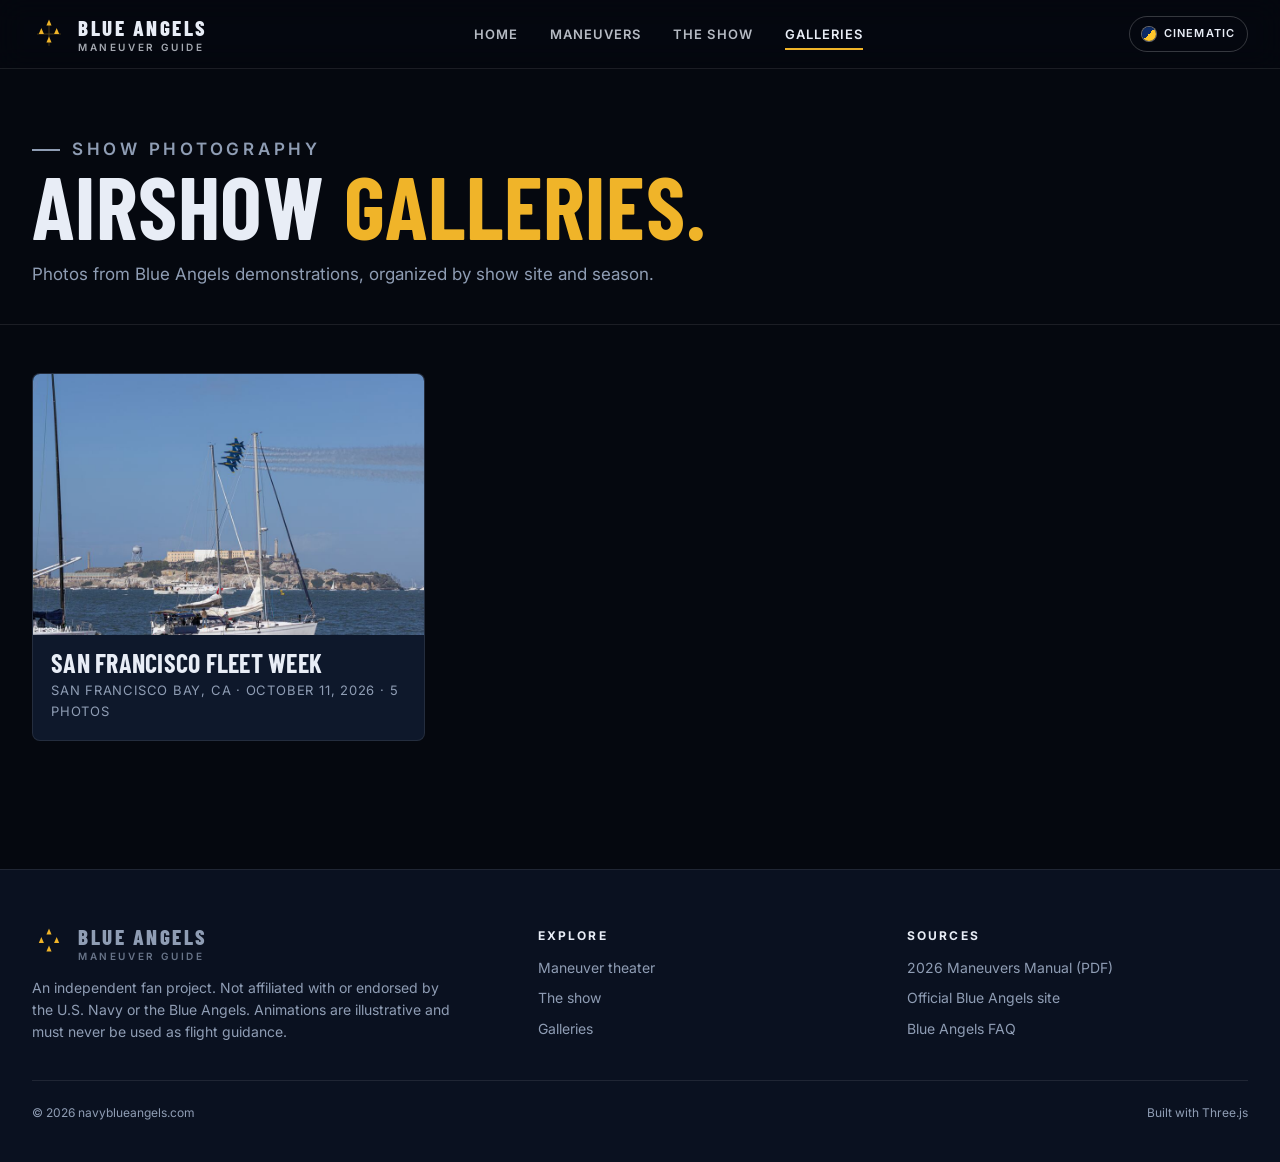
<file: gallery.html>
<!doctype html>
<html lang="en" data-theme="cinematic">
<head>
  <meta charset="utf-8">
  <meta name="viewport" content="width=device-width, initial-scale=1">
  <meta name="theme-color" content="#05080f">
  <title>Galleries | Blue Angels Maneuver Guide</title>
  <meta name="description" content="Photo galleries from Blue Angels air shows, organized by show site and season.">
  <script>try{var t=localStorage.getItem('ba-theme');if(t)document.documentElement.dataset.theme=t}catch(e){}</script>
  <link rel="preconnect" href="https://fonts.googleapis.com">
  <link rel="preconnect" href="https://fonts.gstatic.com" crossorigin>
  <link href="https://fonts.googleapis.com/css2?family=Barlow+Condensed:wght@500;600;700;800&family=Inter:wght@400;500;600;700&display=swap" rel="stylesheet">
  <link rel="stylesheet" href="assets/css/site.css">
  <link rel="icon" href="assets/img/favicon.svg" type="image/svg+xml">
  <script type="module" src="assets/js/ui/site.js"></script>
  <script type="module" src="assets/js/ui/gallery.js"></script>
</head>
<body>
  <a class="skip-link" href="#main">Skip to content</a>
  <header class="site-header">
    <div class="wrap">
      <a class="brand" href="index.html" aria-label="Blue Angels Maneuver Guide home">
        <svg viewBox="0 0 40 40" aria-hidden="true"><g fill="currentColor"><path d="M20 3l3 7h-6z"/><path d="M11 13l3 7H8z"/><path d="M29 13l3 7h-6z"/><path d="M20 23l3 7h-6z"/></g><path d="M20 6v28M6 20h28" stroke="currentColor" stroke-width="1" opacity=".35"/></svg>
        <span class="brand-name"><strong>BLUE ANGELS</strong><span>Maneuver Guide</span></span>
      </a>
      <nav class="nav" id="site-nav" aria-label="Main">
        <a href="index.html">Home</a>
        <a href="maneuvers.html">Maneuvers</a>
        <a href="show.html">The Show</a>
        <a href="gallery.html" aria-current="page">Galleries</a>
      </nav>
      <div class="header-tools">
        <button class="theme-toggle" type="button" data-theme-toggle><span class="theme-swatch" aria-hidden="true"></span><span class="theme-label">Cinematic</span></button>
        <button class="menu-btn" type="button" data-menu aria-controls="site-nav" aria-expanded="false" aria-label="Menu"><svg viewBox="0 0 24 24" fill="none" stroke="currentColor" stroke-width="2"><path d="M4 7h16M4 12h16M4 17h16"/></svg></button>
      </div>
    </div>
  </header>

  <main id="main">
    <div class="page-head">
      <div class="wrap">
        <nav class="crumbs" id="crumbs" aria-label="Breadcrumb" hidden><a href="gallery.html">Galleries</a><span aria-hidden="true">/</span><span id="crumbHere"></span></nav>
        <p class="eyebrow" id="galEyebrow">Show photography</p>
        <h1 class="display" id="galTitle">Airshow <em>galleries.</em></h1>
        <p id="galLede">Photos from Blue Angels demonstrations, organized by show site and season.</p>
      </div>
    </div>
    <section class="section" style="padding-top:48px">
      <div class="wrap" id="galBody" aria-live="polite"></div>
    </section>
  </main>

  <div class="lightbox" id="lightbox" role="dialog" aria-modal="true" aria-label="Photo viewer">
    <button class="lb-close" type="button" aria-label="Close">×</button>
    <button class="lb-prev" type="button" aria-label="Previous photo">‹</button>
    <button class="lb-next" type="button" aria-label="Next photo">›</button>
    <figure><img id="lbImg" alt=""><figcaption id="lbCap"></figcaption></figure>
  </div>

  <footer class="site-footer">
    <div class="wrap">
      <div class="footer-grid">
        <div>
          <a class="brand" href="index.html"><svg viewBox="0 0 40 40" aria-hidden="true"><g fill="currentColor"><path d="M20 3l3 7h-6z"/><path d="M11 13l3 7H8z"/><path d="M29 13l3 7h-6z"/><path d="M20 23l3 7h-6z"/></g></svg><span class="brand-name"><strong>BLUE ANGELS</strong><span>Maneuver Guide</span></span></a>
          <p style="margin:16px 0 0;max-width:420px">An independent fan project. Not affiliated with or endorsed by the U.S. Navy or the Blue Angels. Animations are illustrative and must never be used as flight guidance.</p>
        </div>
        <div><h4>Explore</h4><ul><li><a href="maneuvers.html">Maneuver theater</a></li><li><a href="show.html">The show</a></li><li><a href="gallery.html">Galleries</a></li></ul></div>
        <div><h4>Sources</h4><ul><li><a href="maneuvers-manual.pdf" target="_blank" rel="noopener">2026 Maneuvers Manual (PDF)</a></li><li><a href="https://www.blueangels.navy.mil/" target="_blank" rel="noopener">Official Blue Angels site</a></li><li><a href="https://www.blueangels.navy.mil/faq/" target="_blank" rel="noopener">Blue Angels FAQ</a></li></ul></div>
      </div>
      <div class="footer-fine"><span>© <span data-year>2026</span> navyblueangels.com</span><span>Built with Three.js</span></div>
    </div>
  </footer>
</body>
</html>
</file>
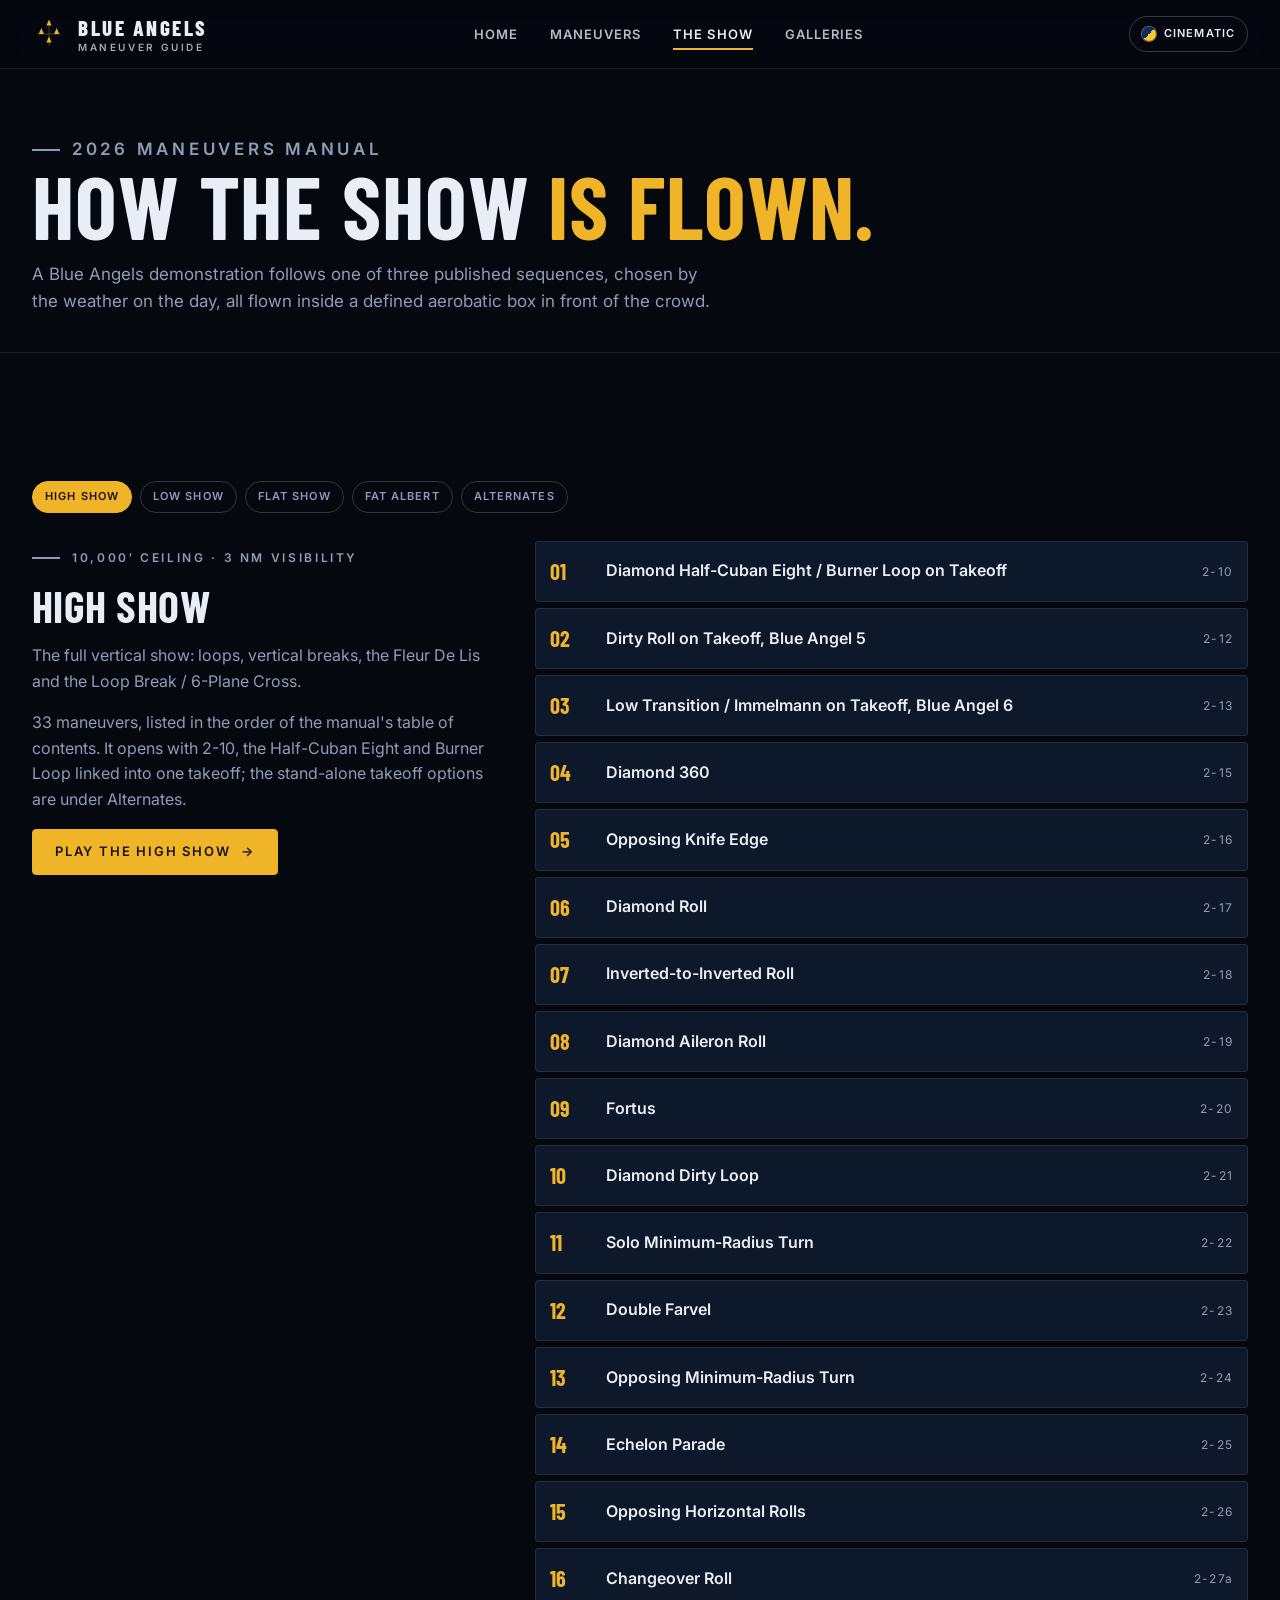
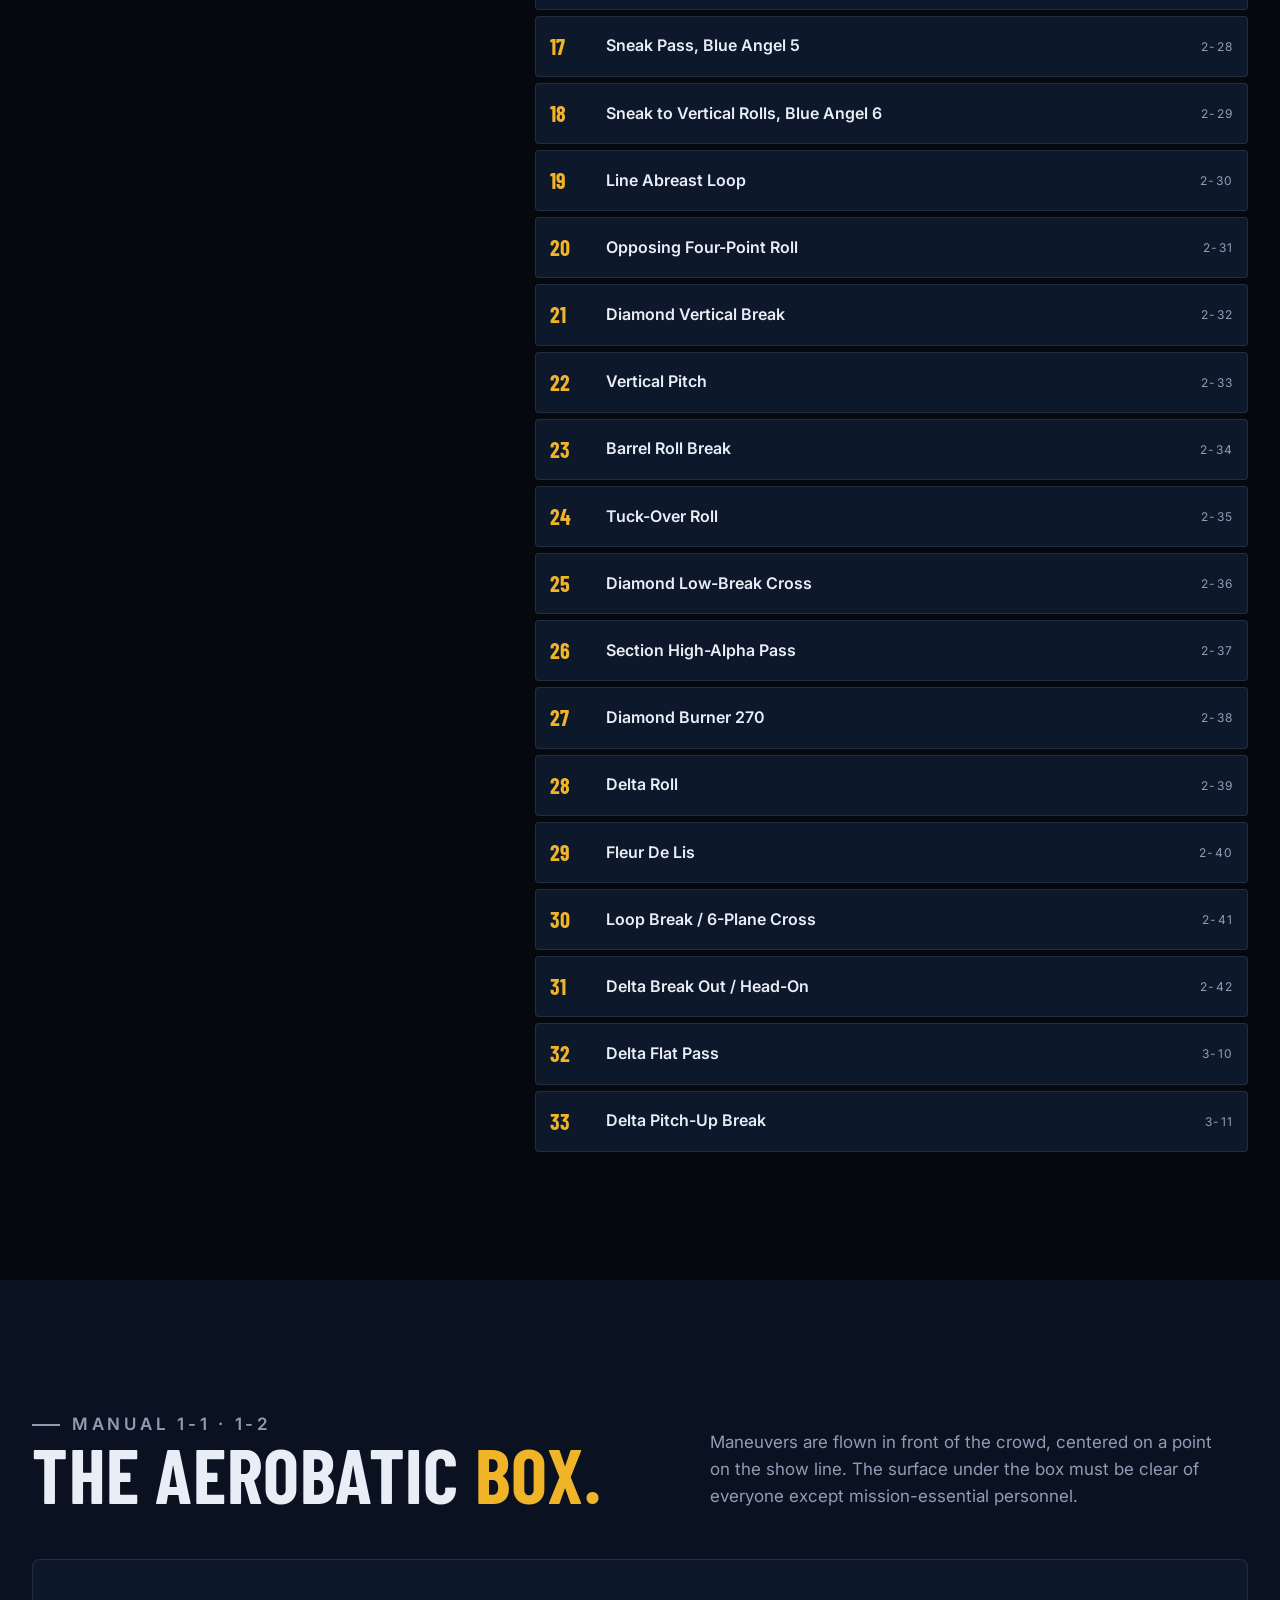
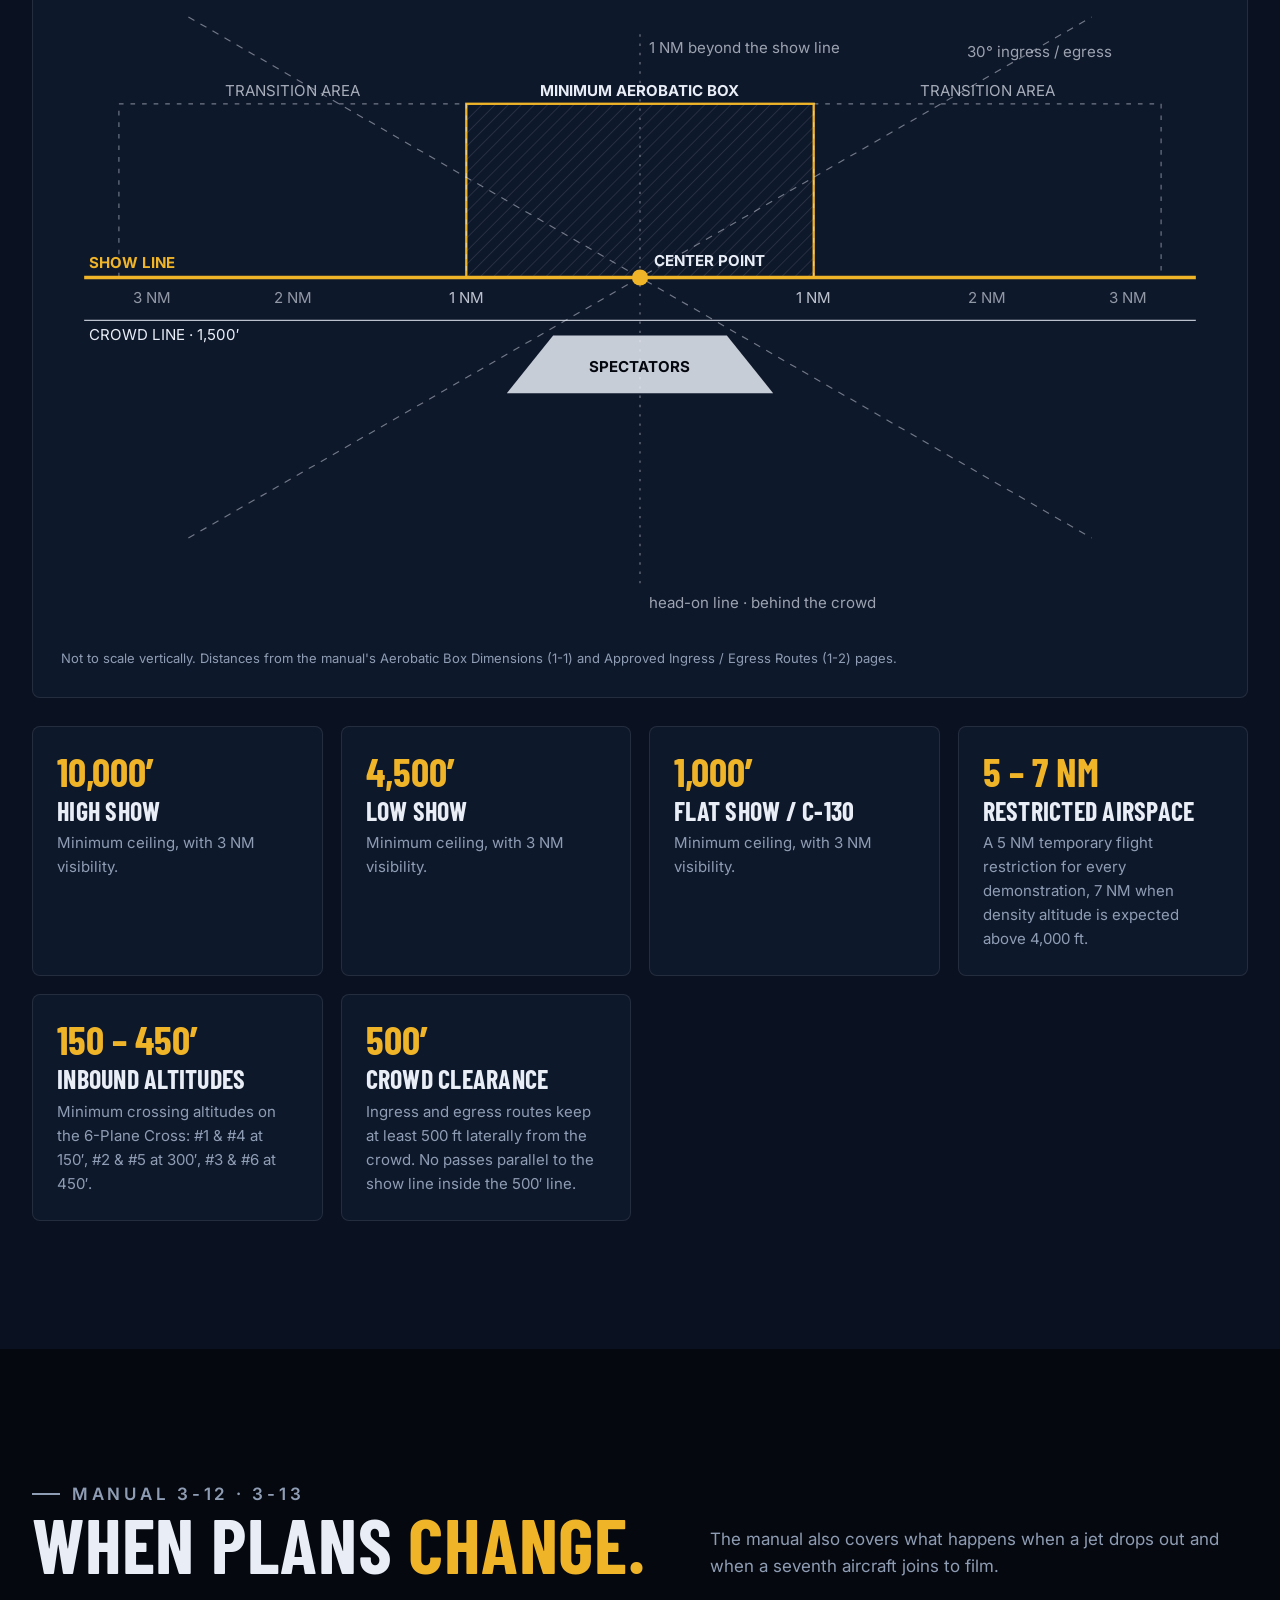
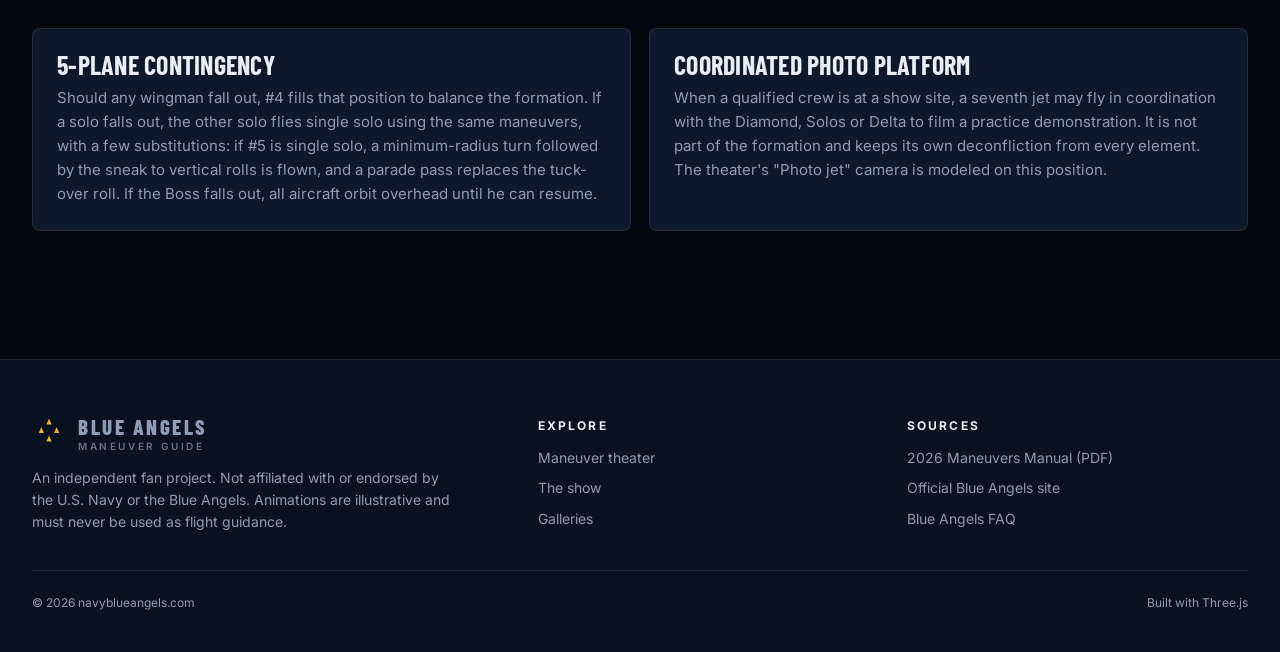
<file: show.html>
<!doctype html>
<html lang="en" data-theme="cinematic">
<head>
  <meta charset="utf-8">
  <meta name="viewport" content="width=device-width, initial-scale=1">
  <meta name="theme-color" content="#05080f">
  <title>The Show | Blue Angels Maneuver Guide</title>
  <meta name="description" content="How a Blue Angels demonstration is flown: the high, low and flat show sequences, the aerobatic box, weather minimums and contingencies from the 2026 Maneuvers Manual.">
  <script>try{var t=localStorage.getItem('ba-theme');if(t)document.documentElement.dataset.theme=t}catch(e){}</script>
  <link rel="preconnect" href="https://fonts.googleapis.com">
  <link rel="preconnect" href="https://fonts.gstatic.com" crossorigin>
  <link href="https://fonts.googleapis.com/css2?family=Barlow+Condensed:wght@500;600;700;800&family=Inter:wght@400;500;600;700&display=swap" rel="stylesheet">
  <link rel="stylesheet" href="assets/css/site.css">
  <link rel="icon" href="assets/img/favicon.svg" type="image/svg+xml">
  <script type="module" src="assets/js/ui/site.js"></script>
  <script type="module" src="assets/js/ui/show.js"></script>
</head>
<body>
  <a class="skip-link" href="#main">Skip to content</a>
  <header class="site-header">
    <div class="wrap">
      <a class="brand" href="index.html" aria-label="Blue Angels Maneuver Guide home">
        <svg viewBox="0 0 40 40" aria-hidden="true"><g fill="currentColor"><path d="M20 3l3 7h-6z"/><path d="M11 13l3 7H8z"/><path d="M29 13l3 7h-6z"/><path d="M20 23l3 7h-6z"/></g><path d="M20 6v28M6 20h28" stroke="currentColor" stroke-width="1" opacity=".35"/></svg>
        <span class="brand-name"><strong>BLUE ANGELS</strong><span>Maneuver Guide</span></span>
      </a>
      <nav class="nav" id="site-nav" aria-label="Main">
        <a href="index.html">Home</a>
        <a href="maneuvers.html">Maneuvers</a>
        <a href="show.html" aria-current="page">The Show</a>
        <a href="gallery.html">Galleries</a>
      </nav>
      <div class="header-tools">
        <button class="theme-toggle" type="button" data-theme-toggle><span class="theme-swatch" aria-hidden="true"></span><span class="theme-label">Cinematic</span></button>
        <button class="menu-btn" type="button" data-menu aria-controls="site-nav" aria-expanded="false" aria-label="Menu"><svg viewBox="0 0 24 24" fill="none" stroke="currentColor" stroke-width="2"><path d="M4 7h16M4 12h16M4 17h16"/></svg></button>
      </div>
    </div>
  </header>

  <main id="main">
    <div class="page-head">
      <div class="wrap">
        <p class="eyebrow">2026 Maneuvers Manual</p>
        <h1 class="display">How the show <em>is flown.</em></h1>
        <p>A Blue Angels demonstration follows one of three published sequences, chosen by the weather on the day, all flown inside a defined aerobatic box in front of the crowd.</p>
      </div>
    </div>

    <section class="section" aria-labelledby="seq-title">
      <div class="wrap">
        <h2 class="sr-only" id="seq-title">Show sequences</h2>
        <div class="show-tabs" role="group" aria-label="Show profile" id="tabs"></div>
        <div class="seq-layout">
          <div class="seq-summary" id="summary"></div>
          <ol class="seq" id="seq"></ol>
        </div>
      </div>
    </section>

    <section class="section section-alt" aria-labelledby="box-title">
      <div class="wrap">
        <div class="section-head">
          <div>
            <p class="eyebrow">Manual 1-1 · 1-2</p>
            <h2 class="display" id="box-title">The aerobatic <em>box.</em></h2>
          </div>
          <p>Maneuvers are flown in front of the crowd, centered on a point on the show line. The surface under the box must be clear of everyone except mission-essential personnel.</p>
        </div>
        <figure class="box-figure">
          <svg viewBox="0 0 1000 560" role="img" aria-labelledby="boxSvgTitle">
            <title id="boxSvgTitle">Plan view of the aerobatic box: the show line runs left to right through center point, the crowd line is 1,500 feet closer, the minimum box extends one nautical mile either side of center point, transition areas extend to three nautical miles, and 30 degree ingress lines cross at center point.</title>
            <defs>
              <pattern id="hatch" width="8" height="8" patternUnits="userSpaceOnUse" patternTransform="rotate(45)"><line x1="0" y1="0" x2="0" y2="8" stroke="currentColor" stroke-width="1" opacity=".18"/></pattern>
            </defs>
            <g fill="none" stroke="currentColor" style="color:var(--text)">
              <!-- scale: 1 NM = 150 px; CP at (500, 250); crowd line at 1,500 ft = 37 px below -->
              <rect x="350" y="100" width="300" height="150" fill="url(#hatch)" stroke="var(--accent)" stroke-width="2"/>
              <rect x="50" y="100" width="300" height="150" stroke-dasharray="4 6" opacity=".45"/>
              <rect x="650" y="100" width="300" height="150" stroke-dasharray="4 6" opacity=".45"/>
              <line x1="20" y1="250" x2="980" y2="250" stroke="var(--accent)" stroke-width="3"/>
              <line x1="20" y1="287" x2="980" y2="287" opacity=".8"/>
              <line x1="500" y1="40" x2="500" y2="520" stroke-dasharray="2 6" opacity=".45"/>
              <line x1="110" y1="475" x2="890" y2="25" stroke-dasharray="6 6" opacity=".45"/>
              <line x1="110" y1="25" x2="890" y2="475" stroke-dasharray="6 6" opacity=".45"/>
              <path d="M425 300 L575 300 L615 350 L385 350 Z" fill="currentColor" opacity=".85" stroke="none"/>
            </g>
            <circle cx="500" cy="250" r="7" fill="var(--accent)"/>
            <g font-family="Inter, sans-serif" font-size="13" fill="currentColor" style="color:var(--text)">
              <text x="512" y="240" font-weight="700">CENTER POINT</text>
              <text x="24" y="242" font-weight="700" fill="var(--accent)">SHOW LINE</text>
              <text x="24" y="304">CROWD LINE · 1,500′</text>
              <text x="500" y="93" text-anchor="middle" font-weight="700">MINIMUM AEROBATIC BOX</text>
              <text x="200" y="93" text-anchor="middle" opacity=".7">TRANSITION AREA</text>
              <text x="800" y="93" text-anchor="middle" opacity=".7">TRANSITION AREA</text>
              <text x="500" y="332" text-anchor="middle" fill="var(--bg)" font-weight="700">SPECTATORS</text>
              <text x="350" y="272" text-anchor="middle" opacity=".8">1 NM</text><text x="650" y="272" text-anchor="middle" opacity=".8">1 NM</text>
              <text x="200" y="272" text-anchor="middle" opacity=".6">2 NM</text><text x="800" y="272" text-anchor="middle" opacity=".6">2 NM</text>
              <text x="62" y="272" opacity=".6">3 NM</text><text x="938" y="272" text-anchor="end" opacity=".6">3 NM</text>
              <text x="782" y="60" opacity=".65">30° ingress / egress</text>
              <text x="508" y="535" opacity=".65">head-on line · behind the crowd</text>
              <text x="508" y="56" opacity=".65">1 NM beyond the show line</text>
            </g>
          </svg>
          <figcaption>Not to scale vertically. Distances from the manual's Aerobatic Box Dimensions (1-1) and Approved Ingress / Egress Routes (1-2) pages.</figcaption>
        </figure>

        <div class="facts" style="margin-top:28px">
          <div class="fact"><div class="big">10,000′</div><h3 class="display">High show</h3><p>Minimum ceiling, with 3 NM visibility.</p></div>
          <div class="fact"><div class="big">4,500′</div><h3 class="display">Low show</h3><p>Minimum ceiling, with 3 NM visibility.</p></div>
          <div class="fact"><div class="big">1,000′</div><h3 class="display">Flat show / C-130</h3><p>Minimum ceiling, with 3 NM visibility.</p></div>
          <div class="fact"><div class="big">5 – 7 NM</div><h3 class="display">Restricted airspace</h3><p>A 5 NM temporary flight restriction for every demonstration, 7 NM when density altitude is expected above 4,000 ft.</p></div>
          <div class="fact"><div class="big">150 – 450′</div><h3 class="display">Inbound altitudes</h3><p>Minimum crossing altitudes on the 6-Plane Cross: #1 &amp; #4 at 150′, #2 &amp; #5 at 300′, #3 &amp; #6 at 450′.</p></div>
          <div class="fact"><div class="big">500′</div><h3 class="display">Crowd clearance</h3><p>Ingress and egress routes keep at least 500 ft laterally from the crowd. No passes parallel to the show line inside the 500′ line.</p></div>
        </div>
      </div>
    </section>

    <section class="section" aria-labelledby="cont-title">
      <div class="wrap">
        <div class="section-head">
          <div>
            <p class="eyebrow">Manual 3-12 · 3-13</p>
            <h2 class="display" id="cont-title">When plans <em>change.</em></h2>
          </div>
          <p>The manual also covers what happens when a jet drops out and when a seventh aircraft joins to film.</p>
        </div>
        <div class="facts">
          <div class="fact"><h3 class="display">5-Plane contingency</h3><p>Should any wingman fall out, #4 fills that position to balance the formation. If a solo falls out, the other solo flies single solo using the same maneuvers, with a few substitutions: if #5 is single solo, a minimum-radius turn followed by the sneak to vertical rolls is flown, and a parade pass replaces the tuck-over roll. If the Boss falls out, all aircraft orbit overhead until he can resume.</p></div>
          <div class="fact"><h3 class="display">Coordinated photo platform</h3><p>When a qualified crew is at a show site, a seventh jet may fly in coordination with the Diamond, Solos or Delta to film a practice demonstration. It is not part of the formation and keeps its own deconfliction from every element. The theater's "Photo jet" camera is modeled on this position.</p></div>
        </div>
      </div>
    </section>
  </main>

  <footer class="site-footer">
    <div class="wrap">
      <div class="footer-grid">
        <div>
          <a class="brand" href="index.html"><svg viewBox="0 0 40 40" aria-hidden="true"><g fill="currentColor"><path d="M20 3l3 7h-6z"/><path d="M11 13l3 7H8z"/><path d="M29 13l3 7h-6z"/><path d="M20 23l3 7h-6z"/></g></svg><span class="brand-name"><strong>BLUE ANGELS</strong><span>Maneuver Guide</span></span></a>
          <p style="margin:16px 0 0;max-width:420px">An independent fan project. Not affiliated with or endorsed by the U.S. Navy or the Blue Angels. Animations are illustrative and must never be used as flight guidance.</p>
        </div>
        <div><h4>Explore</h4><ul><li><a href="maneuvers.html">Maneuver theater</a></li><li><a href="show.html">The show</a></li><li><a href="gallery.html">Galleries</a></li></ul></div>
        <div><h4>Sources</h4><ul><li><a href="maneuvers-manual.pdf" target="_blank" rel="noopener">2026 Maneuvers Manual (PDF)</a></li><li><a href="https://www.blueangels.navy.mil/" target="_blank" rel="noopener">Official Blue Angels site</a></li><li><a href="https://www.blueangels.navy.mil/faq/" target="_blank" rel="noopener">Blue Angels FAQ</a></li></ul></div>
      </div>
      <div class="footer-fine"><span>© <span data-year>2026</span> navyblueangels.com</span><span>Built with Three.js</span></div>
    </div>
  </footer>
</body>
</html>
</file>
<file: assets/css/site.css>
/* Blue Angels Maneuver Guide — shared styles.
   Two themes share one markup: "cinematic" (default, dark) and "team" (bold blue and gold). */

:root,
:root[data-theme="cinematic"] {
  --bg: #05080f;
  --bg-alt: #0a1120;
  --surface: #0e182b;
  --surface-2: #132038;
  --line: rgba(255, 255, 255, 0.09);
  --line-strong: rgba(255, 255, 255, 0.18);
  --text: #e8edf6;
  --muted: #8f9db4;
  --accent: #f0b429;
  --accent-soft: rgba(240, 180, 41, 0.14);
  --accent-ink: #1a1302;
  --blue: #2d64d8;
  --header-bg: rgba(5, 8, 15, 0.72);
  --header-text: #e8edf6;
  --band-bg: #0b1426;
  --band-text: #e8edf6;
  --hero-shade: linear-gradient(90deg, rgba(4, 7, 14, 0.86) 0%, rgba(4, 7, 14, 0.55) 38%, rgba(4, 7, 14, 0) 70%);
  --hero-fade: linear-gradient(0deg, var(--bg) 0%, rgba(5, 8, 15, 0) 22%);
  --radius: 4px;
  --radius-lg: 8px;
  --shadow: 0 18px 50px rgba(0, 0, 0, 0.45);
  --display-weight: 700;
  --display-case: uppercase;
  --display-track: 0.01em;
  color-scheme: dark;
}

:root[data-theme="team"] {
  --bg: #f3f5fa;
  --bg-alt: #ffffff;
  --surface: #ffffff;
  --surface-2: #e9eef8;
  --line: rgba(11, 42, 102, 0.12);
  --line-strong: rgba(11, 42, 102, 0.28);
  --text: #0b1f4d;
  --muted: #4d5f82;
  --accent: #ffc72c;
  --accent-soft: rgba(255, 199, 44, 0.22);
  --accent-ink: #0b2a66;
  --blue: #0b2a66;
  --header-bg: #0b2a66;
  --header-text: #ffffff;
  --band-bg: #0b2a66;
  --band-text: #ffffff;
  --hero-shade: linear-gradient(90deg, rgba(8, 31, 79, 0.92) 0%, rgba(8, 31, 79, 0.6) 40%, rgba(8, 31, 79, 0) 72%);
  --hero-fade: linear-gradient(0deg, rgba(8, 31, 79, 0.85) 0%, rgba(8, 31, 79, 0) 26%);
  --radius: 2px;
  --radius-lg: 4px;
  --shadow: 0 14px 34px rgba(11, 42, 102, 0.18);
  --display-weight: 800;
  --display-case: uppercase;
  --display-track: 0.02em;
  color-scheme: light;
}

*, *::before, *::after { box-sizing: border-box; }
html { scroll-behavior: smooth; -webkit-text-size-adjust: 100%; }
body {
  margin: 0;
  background: var(--bg);
  color: var(--text);
  font-family: Inter, "Segoe UI", system-ui, -apple-system, sans-serif;
  font-size: 16px;
  line-height: 1.6;
  -webkit-font-smoothing: antialiased;
  transition: background-color 0.3s ease, color 0.3s ease;
}
img { max-width: 100%; display: block; }
a { color: inherit; }
button, input, select { font: inherit; color: inherit; }
button { cursor: pointer; }
:focus-visible { outline: 2px solid var(--accent); outline-offset: 3px; }
[hidden] { display: none !important; }
.sr-only { position: absolute; width: 1px; height: 1px; overflow: hidden; clip: rect(0 0 0 0); white-space: nowrap; }
.skip-link { position: absolute; left: 12px; top: -60px; z-index: 300; padding: 10px 16px; background: var(--accent); color: var(--accent-ink); font-weight: 700; border-radius: var(--radius); text-decoration: none; }
.skip-link:focus { top: 12px; }

.display {
  font-family: "Barlow Condensed", "Arial Narrow", Impact, sans-serif;
  font-weight: var(--display-weight);
  text-transform: var(--display-case);
  letter-spacing: var(--display-track);
  line-height: 0.95;
}
.eyebrow {
  display: inline-flex; align-items: center; gap: 12px;
  margin: 0 0 18px;
  font-size: 12px; font-weight: 600; letter-spacing: 0.22em; text-transform: uppercase;
  color: var(--accent);
}
.eyebrow::before { content: ""; width: 28px; height: 2px; background: currentColor; }
.wrap { width: min(1240px, 100% - 32px); margin-inline: auto; }
@media (min-width: 720px) { .wrap { width: min(1240px, 100% - 64px); } }

/* ---------- buttons ---------- */
.btn {
  display: inline-flex; align-items: center; justify-content: center; gap: 10px;
  min-height: 46px; padding: 0 22px;
  border: 1px solid var(--line-strong); border-radius: var(--radius);
  background: transparent; color: var(--text);
  font-size: 13px; font-weight: 600; letter-spacing: 0.14em; text-transform: uppercase; text-decoration: none;
  transition: background 0.2s, color 0.2s, border-color 0.2s, transform 0.2s;
}
.btn:hover { border-color: var(--accent); color: var(--accent); }
.btn-primary { background: var(--accent); border-color: var(--accent); color: var(--accent-ink); }
.btn-primary:hover { background: transparent; color: var(--accent); }
:root[data-theme="team"] .btn-primary:hover { background: var(--blue); color: #fff; border-color: var(--blue); }
.btn-small { min-height: 34px; padding: 0 14px; font-size: 11px; }
.arrow { transition: transform 0.2s; }
.btn:hover .arrow, .link-arrow:hover .arrow { transform: translateX(3px); }

/* ---------- header ---------- */
.site-header {
  position: sticky; top: 0; z-index: 100;
  background: var(--header-bg); color: var(--header-text);
  backdrop-filter: blur(14px) saturate(140%); -webkit-backdrop-filter: blur(14px) saturate(140%);
  border-bottom: 1px solid var(--line);
}
:root[data-theme="team"] .site-header { border-bottom: 4px solid var(--accent); }
.site-header .wrap { display: flex; align-items: center; justify-content: space-between; gap: 20px; height: 68px; }
.brand { display: flex; align-items: center; gap: 12px; text-decoration: none; color: inherit; white-space: nowrap; }
.brand svg { width: 34px; height: 34px; color: var(--accent); flex: none; }
.brand-name { display: flex; flex-direction: column; line-height: 1; }
.brand-name strong { font-family: "Barlow Condensed", sans-serif; font-size: 21px; font-weight: 800; letter-spacing: 0.12em; }
.brand-name span { margin-top: 4px; font-size: 10px; font-weight: 600; letter-spacing: 0.26em; text-transform: uppercase; opacity: 0.7; }
.nav { display: flex; align-items: center; gap: 4px; }
.nav a {
  position: relative; padding: 8px 14px; border-radius: var(--radius);
  font-size: 13px; font-weight: 600; letter-spacing: 0.08em; text-transform: uppercase; text-decoration: none; opacity: 0.78;
}
.nav a:hover, .nav a[aria-current="page"] { opacity: 1; }
.nav a[aria-current="page"]::after { content: ""; position: absolute; left: 14px; right: 14px; bottom: 2px; height: 2px; background: var(--accent); }
.header-tools { display: flex; align-items: center; gap: 8px; }
.theme-toggle {
  display: inline-flex; align-items: center; gap: 8px; height: 36px; padding: 0 12px;
  border: 1px solid rgba(255, 255, 255, 0.2); border-radius: 999px; background: transparent; color: inherit;
  font-size: 11px; font-weight: 600; letter-spacing: 0.1em; text-transform: uppercase;
}
.theme-toggle:hover { border-color: var(--accent); }
.theme-swatch { width: 14px; height: 14px; border-radius: 50%; background: linear-gradient(135deg, #0b2a66 50%, #ffc72c 50%); box-shadow: 0 0 0 1px rgba(255,255,255,.4); }
.menu-btn { display: none; width: 40px; height: 40px; border: 1px solid rgba(255,255,255,.2); border-radius: var(--radius); background: transparent; color: inherit; }
.menu-btn svg { width: 20px; height: 20px; }
@media (max-width: 860px) {
  .menu-btn { display: inline-grid; place-items: center; }
  .nav {
    position: absolute; top: 68px; left: 0; right: 0; flex-direction: column; align-items: stretch; gap: 0;
    padding: 8px 16px 16px; background: var(--header-bg); border-bottom: 1px solid var(--line);
    backdrop-filter: blur(14px); -webkit-backdrop-filter: blur(14px);
    display: none;
  }
  .nav.open { display: flex; }
  .nav a { padding: 14px 4px; border-bottom: 1px solid rgba(255,255,255,.08); }
  .nav a[aria-current="page"]::after { left: 4px; right: auto; width: 24px; bottom: 8px; }
  .theme-toggle .theme-label { display: none; }
}

/* ---------- hero ---------- */
.hero { position: relative; min-height: min(92vh, 900px); display: flex; align-items: flex-end; overflow: hidden; background: #0b1426; isolation: isolate; }
.hero-stage { position: absolute; inset: 0; z-index: -2; }
.hero-stage canvas { width: 100%; height: 100%; }
.hero-poster { position: absolute; inset: 0; z-index: -3; background-size: cover; background-position: center; }
.hero::before { content: ""; position: absolute; inset: 0; z-index: -1; background: var(--hero-shade); pointer-events: none; }
.hero::after { content: ""; position: absolute; inset: 0; z-index: -1; background: var(--hero-fade); pointer-events: none; }
.hero-copy { position: relative; padding: 120px 0 88px; max-width: 640px; color: #f4f7fc; }
.hero-copy .eyebrow { color: var(--accent); }
.hero h1 { margin: 0 0 22px; font-size: clamp(54px, 9vw, 116px); }
.hero h1 em { font-style: normal; color: var(--accent); display: block; }
.hero-lede { margin: 0 0 32px; max-width: 520px; font-size: 18px; color: rgba(236, 241, 250, 0.82); }
.hero-actions { display: flex; flex-wrap: wrap; gap: 12px; }
.hero .btn:not(.btn-primary) { color: #fff; border-color: rgba(255,255,255,.35); }
.hero .btn:not(.btn-primary):hover { color: var(--accent); border-color: var(--accent); }
.now-flying {
  position: absolute; right: 16px; bottom: 24px; z-index: 2;
  display: flex; align-items: center; gap: 14px; padding: 12px 14px 12px 16px;
  background: rgba(5, 9, 18, 0.62); color: #fff; border: 1px solid rgba(255,255,255,.14); border-radius: var(--radius-lg);
  backdrop-filter: blur(10px); -webkit-backdrop-filter: blur(10px);
  font-size: 12px;
}
.now-flying .live { width: 8px; height: 8px; border-radius: 50%; background: #ff4d4d; box-shadow: 0 0 0 4px rgba(255,77,77,.2); animation: pulse 1.6s infinite; }
.now-flying strong { display: block; font-family: "Barlow Condensed", sans-serif; font-size: 18px; letter-spacing: .04em; text-transform: uppercase; }
.now-flying span { opacity: .7; letter-spacing: .06em; }
.now-flying a { margin-left: 6px; }
@keyframes pulse { 50% { box-shadow: 0 0 0 7px rgba(255,77,77,0); } }
@media (max-width: 720px) {
  .hero { min-height: 88vh; }
  .hero-copy { padding: 96px 0 128px; }
  .now-flying { left: 16px; right: 16px; bottom: 16px; }
}

/* ---------- sections ---------- */
section { position: relative; }
.section { padding: clamp(72px, 10vw, 128px) 0; }
.section-alt { background: var(--bg-alt); }
.section-head { display: grid; grid-template-columns: minmax(0, 1fr); gap: 20px; margin-bottom: 48px; }
@media (min-width: 900px) { .section-head { grid-template-columns: minmax(0, 1.1fr) minmax(0, 0.9fr); align-items: end; } }
.section-head h2 { margin: 0; font-size: clamp(42px, 6vw, 76px); }
.section-head h2 em { font-style: normal; color: var(--accent); }
:root[data-theme="team"] .section-head h2 em { color: var(--blue); text-decoration: underline; text-decoration-color: var(--accent); text-decoration-thickness: 6px; text-underline-offset: 8px; }
.section-head p { margin: 0; color: var(--muted); font-size: 17px; max-width: 520px; }

.stat-band { background: var(--band-bg); color: var(--band-text); border-block: 1px solid var(--line); }
.stat-band .wrap { display: grid; grid-template-columns: repeat(2, minmax(0, 1fr)); }
@media (min-width: 900px) { .stat-band .wrap { grid-template-columns: repeat(4, minmax(0, 1fr)); } }
.stat { padding: 28px 20px; border-left: 1px solid rgba(255,255,255,.08); }
.stat:first-child { border-left: 0; }
@media (max-width: 899px) { .stat:nth-child(3) { border-left: 0; } .stat:nth-child(n+3) { border-top: 1px solid rgba(255,255,255,.08); } }
.stat b { display: block; font-family: "Barlow Condensed", sans-serif; font-size: clamp(40px, 5vw, 56px); font-weight: 700; line-height: 1; color: var(--accent); }
.stat span { display: block; margin-top: 8px; font-size: 12px; font-weight: 600; letter-spacing: 0.14em; text-transform: uppercase; opacity: 0.75; }

/* cards */
.card-grid { display: grid; gap: 18px; grid-template-columns: repeat(auto-fill, minmax(min(100%, 280px), 1fr)); }
.m-card {
  position: relative; display: flex; flex-direction: column; overflow: hidden;
  background: var(--surface); border: 1px solid var(--line); border-radius: var(--radius-lg);
  text-decoration: none; color: inherit; transition: transform 0.25s, border-color 0.25s, box-shadow 0.25s;
}
.m-card:hover { transform: translateY(-4px); border-color: var(--accent); box-shadow: var(--shadow); }
.m-card-media { position: relative; aspect-ratio: 16 / 10; background: #0b1426 center / cover no-repeat; }
.m-card-media::after { content: ""; position: absolute; inset: 0; background: linear-gradient(0deg, rgba(4,8,16,.55), rgba(4,8,16,0) 55%); }
.m-card-ref { position: absolute; left: 14px; top: 14px; z-index: 1; padding: 4px 8px; border-radius: var(--radius); background: rgba(4,8,16,.6); color: #fff; font-size: 11px; font-weight: 600; letter-spacing: .12em; }
.m-card-body { padding: 18px 18px 20px; }
.m-card h3 { margin: 0 0 6px; font-size: 26px; }
.m-card p { margin: 0; color: var(--muted); font-size: 14px; }
.m-card .tags { display: flex; flex-wrap: wrap; gap: 6px; margin-top: 14px; }
.tag { padding: 3px 8px; border: 1px solid var(--line-strong); border-radius: 999px; font-size: 10px; font-weight: 600; letter-spacing: .14em; text-transform: uppercase; color: var(--muted); }

.team-grid { display: grid; gap: 18px; grid-template-columns: repeat(auto-fit, minmax(min(100%, 250px), 1fr)); }
.team-card { padding: 26px; background: var(--surface); border: 1px solid var(--line); border-radius: var(--radius-lg); display: flex; flex-direction: column; }
:root[data-theme="team"] .team-card { border-top: 6px solid var(--blue); }
.team-card .count { font-size: 12px; font-weight: 600; letter-spacing: .18em; text-transform: uppercase; color: var(--accent); }
:root[data-theme="team"] .team-card .count { color: var(--blue); }
.team-card h3 { margin: 10px 0 8px; font-size: 34px; }
.team-card p { margin: 0 0 18px; color: var(--muted); font-size: 15px; flex: 1; }
.formation-svg { width: 100%; height: 120px; margin: 6px 0 14px; color: var(--accent); }
:root[data-theme="team"] .formation-svg { color: var(--blue); }
.link-arrow { display: inline-flex; align-items: center; gap: 8px; font-size: 12px; font-weight: 700; letter-spacing: .14em; text-transform: uppercase; text-decoration: none; color: var(--accent); }
:root[data-theme="team"] .link-arrow { color: var(--blue); }

.profile-list { display: grid; gap: 1px; background: var(--line); border: 1px solid var(--line); border-radius: var(--radius-lg); overflow: hidden; }
.profile { display: grid; grid-template-columns: 64px minmax(0, 1fr); gap: 10px 20px; align-items: start; padding: 26px 22px; background: var(--surface); }
@media (min-width: 900px) { .profile { grid-template-columns: 90px minmax(0, 1.2fr) minmax(0, 1fr) auto; align-items: center; } }
.profile .num { font-family: "Barlow Condensed", sans-serif; font-size: 48px; font-weight: 700; line-height: 1; color: var(--accent); }
:root[data-theme="team"] .profile .num { color: var(--blue); }
.profile h3 { margin: 0 0 4px; font-size: 30px; }
.profile p { margin: 0; color: var(--muted); font-size: 15px; }
.profile .ceiling { font-size: 12px; font-weight: 600; letter-spacing: .14em; text-transform: uppercase; }
@media (max-width: 899px) { .profile > :nth-child(n+3) { grid-column: 2; } }

.gallery-teaser { display: grid; gap: 28px; align-items: center; grid-template-columns: minmax(0, 1fr); }
@media (min-width: 900px) { .gallery-teaser { grid-template-columns: minmax(0, 0.9fr) minmax(0, 1.1fr); } }
.frame-stack { display: grid; grid-template-columns: repeat(6, 1fr); grid-auto-rows: 64px; gap: 10px; }
.frame-stack div { border-radius: var(--radius-lg); border: 1px dashed var(--line-strong); background: var(--surface-2) center / cover; display: grid; place-items: center; color: var(--muted); font-size: 11px; letter-spacing: .14em; text-transform: uppercase; }
.frame-stack div:nth-child(1) { grid-column: span 4; grid-row: span 3; }
.frame-stack div:nth-child(2) { grid-column: span 2; grid-row: span 2; }
.frame-stack div:nth-child(3) { grid-column: span 2; grid-row: span 1; }
.frame-stack div:nth-child(4) { grid-column: span 3; grid-row: span 2; }
.frame-stack div:nth-child(5) { grid-column: span 3; grid-row: span 2; }

/* ---------- footer ---------- */
.site-footer { padding: 56px 0 40px; border-top: 1px solid var(--line); background: var(--bg-alt); color: var(--muted); font-size: 14px; }
:root[data-theme="team"] .site-footer { background: #0b2a66; color: rgba(255,255,255,.75); border-top: 6px solid var(--accent); }
.footer-grid { display: grid; gap: 28px; grid-template-columns: minmax(0, 1fr); }
@media (min-width: 900px) { .footer-grid { grid-template-columns: 1.4fr 1fr 1fr; } }
.site-footer h4 { margin: 0 0 12px; font-size: 12px; letter-spacing: .18em; text-transform: uppercase; color: var(--text); }
:root[data-theme="team"] .site-footer h4 { color: #fff; }
.site-footer ul { margin: 0; padding: 0; list-style: none; display: grid; gap: 8px; }
.site-footer a { text-decoration: none; }
.site-footer a:hover { color: var(--accent); }
.footer-fine { margin-top: 36px; padding-top: 22px; border-top: 1px solid var(--line); font-size: 12px; display: flex; flex-wrap: wrap; justify-content: space-between; gap: 10px; }

/* ---------- page header (inner pages) ---------- */
.page-head { padding: 64px 0 36px; border-bottom: 1px solid var(--line); }
:root[data-theme="team"] .page-head { background: #0b2a66; color: #fff; border-bottom: 0; }
:root[data-theme="team"] .page-head p { color: rgba(255,255,255,.78); }
.page-head h1 { margin: 0 0 14px; font-size: clamp(48px, 7vw, 88px); }
.page-head h1 em { font-style: normal; color: var(--accent); }
.page-head p { margin: 0; max-width: 680px; color: var(--muted); font-size: 17px; }

/* ---------- theater ---------- */
.theater-page { background: var(--bg); }
.theater-shell { padding: 20px 0 0; }
.viewer {
  position: relative; overflow: hidden; background: #0b1426;
  border: 1px solid var(--line); border-radius: var(--radius-lg);
  aspect-ratio: 16 / 9; max-height: calc(100vh - 150px); width: 100%;
  color: #fff; user-select: none;
}
.viewer:fullscreen { border-radius: 0; max-height: none; aspect-ratio: auto; width: 100vw; height: 100vh; }
@media (max-width: 720px) { .viewer { max-height: 78vh; } }
.viewer .stage { position: absolute; inset: 0; }
.viewer .stage canvas { width: 100%; height: 100%; touch-action: none; }
.vo { position: absolute; z-index: 2; pointer-events: none; }
.vo > * { pointer-events: auto; }
.vo-title { left: 16px; top: 14px; right: 50%; text-shadow: 0 1px 12px rgba(0,0,0,.6); }
.vo-title .ref { display: inline-block; padding: 3px 8px; margin-bottom: 6px; border-radius: var(--radius); background: var(--accent); color: var(--accent-ink); font-size: 11px; font-weight: 700; letter-spacing: .12em; }
.vo-title h2 { margin: 0; font-size: clamp(24px, 3.2vw, 40px); }
.vo-title .sub { margin-top: 4px; font-size: 12px; letter-spacing: .1em; text-transform: uppercase; opacity: .78; }
.vo-cams { right: 12px; top: 12px; display: flex; flex-wrap: wrap; justify-content: flex-end; gap: 6px; max-width: 46%; }
.pill {
  height: 32px; padding: 0 12px; border-radius: 999px;
  border: 1px solid rgba(255,255,255,.22); background: rgba(5,9,18,.55); color: #fff;
  font-size: 11px; font-weight: 600; letter-spacing: .1em; text-transform: uppercase;
  backdrop-filter: blur(8px); -webkit-backdrop-filter: blur(8px);
}
.pill:hover { border-color: var(--accent); }
.pill[aria-pressed="true"] { background: var(--accent); border-color: var(--accent); color: #1a1302; }
.vo-hud { left: 16px; bottom: 84px; display: grid; grid-template-columns: repeat(3, auto); gap: 4px 18px; padding: 10px 14px; border-radius: var(--radius-lg); background: rgba(5,9,18,.5); backdrop-filter: blur(8px); -webkit-backdrop-filter: blur(8px); font-variant-numeric: tabular-nums; }
.vo-hud div { display: flex; flex-direction: column; min-width: 58px; }
.vo-hud b { font-family: "Barlow Condensed", sans-serif; font-size: 22px; font-weight: 600; line-height: 1.05; }
.vo-hud span { font-size: 9px; letter-spacing: .18em; text-transform: uppercase; opacity: .7; }
.vo-jets { right: 12px; bottom: 84px; display: flex; gap: 6px; }
.jet-chip { width: 34px; height: 34px; border-radius: 50%; border: 1px solid rgba(255,255,255,.3); background: rgba(5,9,18,.55); color: #fff; font-family: "Barlow Condensed", sans-serif; font-size: 17px; font-weight: 700; }
.jet-chip[aria-pressed="true"] { background: var(--accent); border-color: var(--accent); color: #1a1302; }
.vo-call { left: 50%; top: 104px; transform: translateX(-50%); max-width: calc(100% - 120px); pointer-events: none; text-align: center; opacity: 0; transition: opacity .35s; }
.vo-call.show { opacity: 1; }
.vo-call span { display: inline-block; padding: 10px 18px; border-radius: var(--radius-lg); background: rgba(5,9,18,.6); font-family: "Barlow Condensed", sans-serif; font-size: clamp(20px, 3vw, 32px); font-weight: 700; letter-spacing: .06em; text-transform: uppercase; }
.vo-call.big span { color: var(--accent); }
.transport { left: 0; right: 0; bottom: 0; padding: 12px 14px 14px; display: grid; grid-template-columns: auto minmax(0, 1fr) auto; align-items: center; gap: 12px; background: linear-gradient(0deg, rgba(4,7,14,.8), rgba(4,7,14,0)); }
.t-buttons { display: flex; gap: 6px; }
.icon-btn { width: 38px; height: 38px; display: grid; place-items: center; border-radius: 50%; border: 1px solid rgba(255,255,255,.25); background: rgba(5,9,18,.5); color: #fff; }
.icon-btn:hover { border-color: var(--accent); color: var(--accent); }
.icon-btn svg { width: 16px; height: 16px; }
.icon-btn.play { width: 44px; height: 44px; background: var(--accent); border-color: var(--accent); color: #1a1302; }
.icon-btn.play:hover { color: #1a1302; filter: brightness(1.08); }
.timeline { position: relative; height: 34px; display: flex; align-items: center; }
.timeline input[type="range"] { width: 100%; margin: 0; accent-color: var(--accent); }
.timeline .marks { position: absolute; left: 0; right: 0; top: 2px; height: 6px; pointer-events: none; }
.timeline .marks i { position: absolute; top: 0; width: 2px; height: 6px; background: rgba(255,255,255,.65); border-radius: 1px; }
.t-right { display: flex; align-items: center; gap: 8px; font-size: 12px; font-variant-numeric: tabular-nums; }
.t-right select { height: 34px; border-radius: var(--radius); border: 1px solid rgba(255,255,255,.25); background: rgba(5,9,18,.6); color: #fff; padding: 0 6px; }
.t-time { min-width: 86px; text-align: right; opacity: .85; }
@media (max-width: 720px) {
  .viewer { aspect-ratio: 3 / 4; }
  .vo-title { right: 64px; top: 10px; left: 12px; }
  .vo-title .sub { display: none; }
  .vo-call { top: 98px; max-width: calc(100% - 90px); }
  .vo-call span { font-size: 18px; padding: 8px 12px; }
  .vo-jets { top: 10px; right: 10px; bottom: auto; flex-direction: column; gap: 4px; }
  .jet-chip { width: 30px; height: 30px; font-size: 15px; }
  .vo-cams { left: 10px; right: 10px; bottom: 64px; top: auto; max-width: none; flex-wrap: nowrap; justify-content: flex-start; overflow-x: auto; scrollbar-width: none; padding-bottom: 2px; }
  .vo-cams::-webkit-scrollbar { display: none; }
  .pill { flex: none; height: 30px; }
  .vo-hud { bottom: 104px; left: 10px; grid-template-columns: repeat(3, auto); gap: 0 12px; padding: 6px 10px; }
  .vo-hud div:nth-child(n+4) { display: none; }
  .vo-hud b { font-size: 18px; }
  .transport { grid-template-columns: auto minmax(0, 1fr) auto; gap: 8px; padding: 8px 10px 10px; }
  .t-buttons .skip, .t-time, #opts, #boxBtn { display: none; }
  .t-right select { height: 32px; }
}
.theater-grid { display: grid; gap: 24px; padding: 28px 0 80px; grid-template-columns: minmax(0, 1fr); }
@media (min-width: 1000px) { .theater-grid { grid-template-columns: minmax(300px, 380px) minmax(0, 1fr); } }
.panel { background: var(--surface); border: 1px solid var(--line); border-radius: var(--radius-lg); }
.catalog { display: flex; flex-direction: column; max-height: 920px; }
.catalog-head { padding: 18px 18px 12px; border-bottom: 1px solid var(--line); }
.tabs { display: flex; flex-wrap: wrap; gap: 6px; margin-bottom: 12px; }
.tab { height: 32px; padding: 0 12px; border-radius: 999px; border: 1px solid var(--line-strong); background: transparent; font-size: 11px; font-weight: 600; letter-spacing: .1em; text-transform: uppercase; color: var(--muted); }
.tab:hover { color: var(--text); }
.tab[aria-pressed="true"] { background: var(--accent); border-color: var(--accent); color: var(--accent-ink); }
.search { display: flex; align-items: center; gap: 10px; height: 42px; padding: 0 12px; border: 1px solid var(--line-strong); border-radius: var(--radius); background: var(--bg); }
.search svg { width: 16px; height: 16px; opacity: .6; flex: none; }
.search input { flex: 1; min-width: 0; border: 0; background: transparent; outline: none; font-size: 14px; }
.catalog-meta { display: flex; justify-content: space-between; align-items: center; margin-top: 10px; font-size: 12px; color: var(--muted); }
.catalog-meta label { display: inline-flex; align-items: center; gap: 6px; cursor: pointer; }
.m-list { list-style: none; margin: 0; padding: 6px; overflow-y: auto; flex: 1; min-height: 200px; }
.m-list button {
  width: 100%; display: grid; grid-template-columns: 52px minmax(0, 1fr); gap: 2px 10px; align-items: center;
  padding: 10px 10px; border: 0; border-radius: var(--radius); background: transparent; text-align: left;
}
.m-list button:hover { background: var(--surface-2); }
.m-list button[aria-current="true"] { background: var(--accent-soft); box-shadow: inset 3px 0 0 var(--accent); }
.m-list .ord { grid-row: span 2; font-family: "Barlow Condensed", sans-serif; font-size: 13px; font-weight: 600; letter-spacing: .06em; color: var(--muted); }
.m-list .nm { font-weight: 600; font-size: 14px; line-height: 1.3; }
.m-list .sb { font-size: 11px; letter-spacing: .08em; text-transform: uppercase; color: var(--muted); }
.m-list .empty { padding: 30px 12px; color: var(--muted); text-align: center; }

.detail { padding: clamp(20px, 3vw, 32px); }
.detail-top { display: flex; flex-wrap: wrap; align-items: flex-start; justify-content: space-between; gap: 16px; margin-bottom: 18px; }
.detail h2 { margin: 6px 0 0; font-size: clamp(34px, 4vw, 52px); }
.chips { display: flex; flex-wrap: wrap; gap: 6px; margin-top: 12px; }
.data-grid { display: grid; grid-template-columns: repeat(2, minmax(0, 1fr)); gap: 1px; margin: 22px 0; background: var(--line); border: 1px solid var(--line); border-radius: var(--radius-lg); overflow: hidden; }
@media (min-width: 720px) { .data-grid { grid-template-columns: repeat(4, minmax(0, 1fr)); } }
.data-grid div { padding: 14px 16px; background: var(--surface); }
.data-grid span { display: block; font-size: 10px; font-weight: 600; letter-spacing: .16em; text-transform: uppercase; color: var(--muted); }
.data-grid b { display: block; margin-top: 4px; font-family: "Barlow Condensed", sans-serif; font-size: 28px; font-weight: 600; line-height: 1.05; }
.manual-text { font-size: 16px; }
.manual-text p { margin: 0 0 14px; }
.manual-text .label { display: block; margin-bottom: 6px; font-size: 11px; font-weight: 700; letter-spacing: .16em; text-transform: uppercase; color: var(--accent); }
:root[data-theme="team"] .manual-text .label { color: var(--blue); }
.note { margin: 16px 0 0; padding: 14px 16px; border-left: 3px solid var(--accent); background: var(--accent-soft); border-radius: 0 var(--radius) var(--radius) 0; font-size: 14px; }
.note.caution { border-left-color: #e8794a; background: rgba(232, 121, 74, .1); }
.diagram { margin: 26px 0 0; }
.diagram button { display: block; width: 100%; padding: 0; border: 1px solid var(--line); border-radius: var(--radius-lg); overflow: hidden; background: #fff; cursor: zoom-in; }
.diagram figcaption { margin-top: 8px; font-size: 12px; color: var(--muted); display: flex; justify-content: space-between; gap: 10px; flex-wrap: wrap; }
.disclaimer { margin-top: 22px; font-size: 12px; color: var(--muted); }

.lightbox { position: fixed; inset: 0; z-index: 400; display: none; align-items: center; justify-content: center; padding: 24px; background: rgba(2, 4, 9, 0.92); }
.lightbox.open { display: flex; }
.lightbox img { max-width: min(1400px, 100%); max-height: calc(100vh - 120px); border-radius: var(--radius); box-shadow: var(--shadow); background: #fff; }
.lightbox figure { margin: 0; display: flex; flex-direction: column; align-items: center; gap: 12px; color: #dfe6f2; font-size: 14px; }
.lightbox .lb-close, .lightbox .lb-prev, .lightbox .lb-next { position: absolute; width: 46px; height: 46px; border-radius: 50%; border: 1px solid rgba(255,255,255,.25); background: rgba(5,9,18,.6); color: #fff; font-size: 22px; line-height: 1; }
.lightbox .lb-close { top: 16px; right: 16px; }
.lightbox .lb-prev { left: 16px; top: 50%; }
.lightbox .lb-next { right: 16px; top: 50%; }

/* ---------- the show page ---------- */
.show-tabs { display: flex; flex-wrap: wrap; gap: 8px; margin-bottom: 28px; }
.seq-layout { display: grid; gap: 28px; grid-template-columns: minmax(0, 1fr); }
@media (min-width: 1000px) { .seq-layout { grid-template-columns: minmax(0, 0.8fr) minmax(0, 1.2fr); } }
.seq-summary h3 { margin: 0 0 8px; font-size: 44px; }
.seq-summary p { color: var(--muted); }
.seq { list-style: none; margin: 0; padding: 0; counter-reset: seq; display: grid; gap: 6px; }
.seq li a {
  display: grid; grid-template-columns: 44px minmax(0, 1fr) auto; align-items: center; gap: 12px;
  padding: 12px 14px; border: 1px solid var(--line); border-radius: var(--radius); background: var(--surface); text-decoration: none;
  transition: border-color .2s, transform .2s;
}
.seq li a:hover { border-color: var(--accent); transform: translateX(3px); }
.seq .i { font-family: "Barlow Condensed", sans-serif; font-size: 22px; font-weight: 700; color: var(--accent); }
:root[data-theme="team"] .seq .i { color: var(--blue); }
.seq .n { font-weight: 600; }
.seq .r { font-size: 12px; letter-spacing: .1em; color: var(--muted); }
.box-figure { margin: 0; padding: clamp(16px, 3vw, 28px); background: var(--surface); border: 1px solid var(--line); border-radius: var(--radius-lg); }
.box-figure svg { width: 100%; height: auto; display: block; }
.box-figure figcaption { margin-top: 12px; font-size: 13px; color: var(--muted); }
.facts { display: grid; gap: 18px; grid-template-columns: repeat(auto-fit, minmax(min(100%, 260px), 1fr)); }
.fact { padding: 24px; background: var(--surface); border: 1px solid var(--line); border-radius: var(--radius-lg); }
.fact h3 { margin: 0 0 8px; font-size: 26px; }
.fact p { margin: 0; color: var(--muted); font-size: 15px; }
.fact .big { font-family: "Barlow Condensed", sans-serif; font-size: 40px; font-weight: 700; color: var(--accent); line-height: 1; margin-bottom: 8px; }

/* ---------- galleries ---------- */
.gal-grid { display: grid; gap: 18px; grid-template-columns: repeat(auto-fill, minmax(min(100%, 300px), 1fr)); }
.gal-card { display: block; text-decoration: none; background: var(--surface); border: 1px solid var(--line); border-radius: var(--radius-lg); overflow: hidden; transition: transform .25s, border-color .25s; }
.gal-card:hover { transform: translateY(-4px); border-color: var(--accent); }
.gal-card .cover { aspect-ratio: 3 / 2; background: var(--surface-2) center / cover; }
.gal-card .body { padding: 16px 18px 18px; }
.gal-card h3 { margin: 0 0 4px; font-size: 26px; }
.gal-card p { margin: 0; color: var(--muted); font-size: 13px; letter-spacing: .06em; text-transform: uppercase; }
.masonry { columns: 3 300px; column-gap: 14px; }
.masonry button { display: block; width: 100%; margin: 0 0 14px; padding: 0; border: 0; border-radius: var(--radius); overflow: hidden; background: var(--surface-2); cursor: zoom-in; break-inside: avoid; }
.masonry img { width: 100%; height: auto; transition: transform .4s; }
.masonry button:hover img { transform: scale(1.03); }
.empty-state { padding: clamp(40px, 8vw, 96px) clamp(20px, 5vw, 64px); text-align: center; background: var(--surface); border: 1px dashed var(--line-strong); border-radius: var(--radius-lg); }
.empty-state h2 { margin: 0 0 12px; font-size: clamp(36px, 5vw, 56px); }
.empty-state p { margin: 0 auto 24px; max-width: 560px; color: var(--muted); }
.crumbs { display: flex; gap: 8px; margin-bottom: 16px; font-size: 12px; letter-spacing: .14em; text-transform: uppercase; color: var(--muted); }
.crumbs a { text-decoration: none; }
.crumbs a:hover { color: var(--accent); }

@media (prefers-reduced-motion: reduce) {
  html { scroll-behavior: auto; }
  *, *::before, *::after { transition: none !important; animation: none !important; }
}

/* team theme: gold labels on light backgrounds switch to blue for contrast */
:root[data-theme="team"] .eyebrow { color: var(--blue); }
:root[data-theme="team"] .hero .eyebrow,
:root[data-theme="team"] .page-head .eyebrow,
:root[data-theme="team"] .stat-band .eyebrow { color: var(--accent); }

/* sound toggle + volume */
.vol { position: relative; display: flex; }
#snd .snd-lo, #snd .snd-hi { display: none; }
#snd[aria-pressed="true"] .snd-off { display: none; }
#snd[aria-pressed="true"] .snd-lo { display: inline; }
#snd[aria-pressed="true"][data-level="hi"] .snd-hi { display: inline; }
#snd[aria-pressed="true"][data-level="mute"] .snd-lo { display: none; }
#snd[aria-pressed="true"][data-level="mute"] .snd-off { display: inline; }
#snd[aria-pressed="true"] { border-color: var(--accent); color: var(--accent); }
.vol-pop {
  position: absolute; left: 50%; bottom: calc(100% + 8px); transform: translateX(-50%);
  display: flex; flex-direction: column; align-items: center; gap: 6px; padding: 12px 8px 8px;
  border-radius: 999px; background: rgba(5, 9, 18, 0.82); border: 1px solid rgba(255,255,255,.18);
  backdrop-filter: blur(8px); -webkit-backdrop-filter: blur(8px);
  opacity: 0; visibility: hidden; transition: opacity .18s, visibility .18s;
}
.vol-pop::after { content: ""; position: absolute; left: 0; right: 0; top: 100%; height: 10px; }   /* hover bridge to the button */
.vol:hover .vol-pop, .vol:focus-within .vol-pop, .vol.open .vol-pop { opacity: 1; visibility: visible; }
.vol-pop input[type="range"] {
  writing-mode: vertical-lr; direction: rtl;          /* vertical slider, loud at the top */
  width: 22px; height: 96px; margin: 0; accent-color: var(--accent); cursor: pointer;
}
.vol-pop span { font-size: 10px; font-variant-numeric: tabular-nums; opacity: .8; }

/* quality toggle sits with the camera pills, visually set apart */
.pill-q { border-style: dashed; }
</file>
